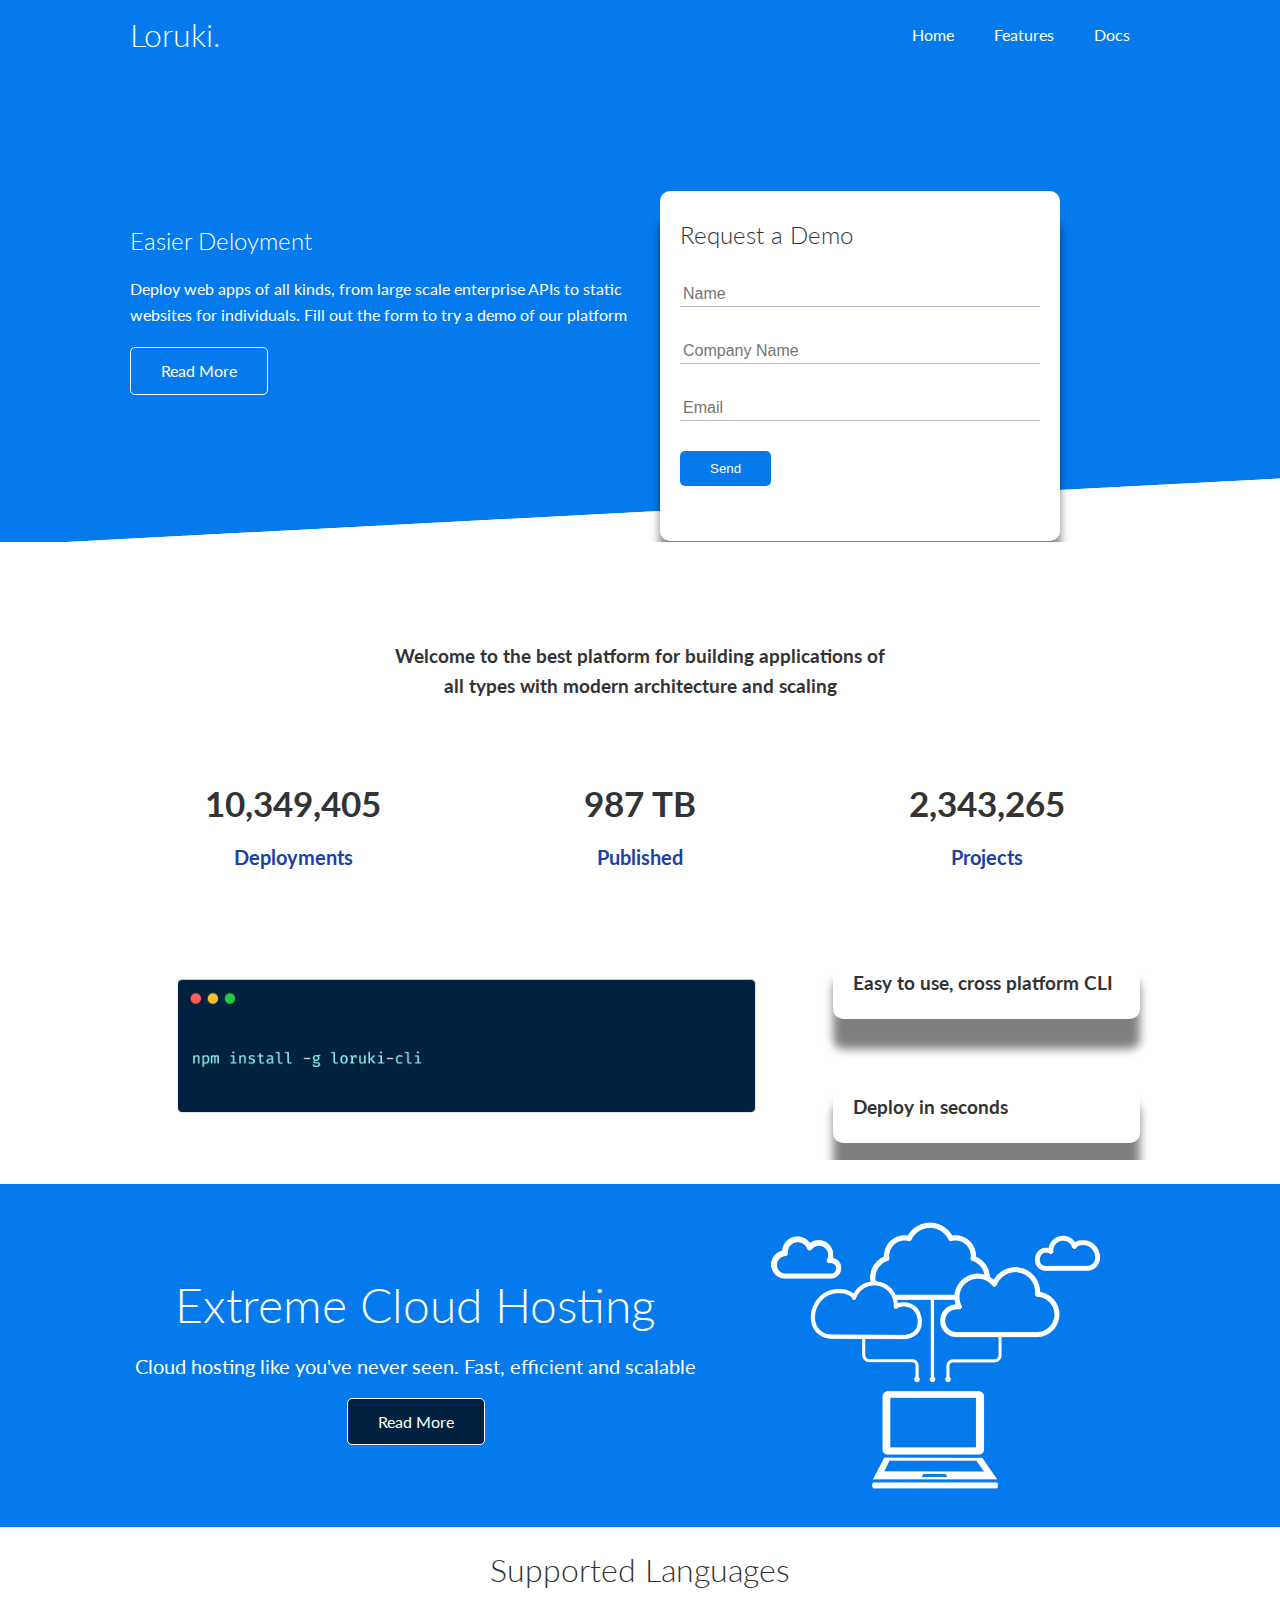
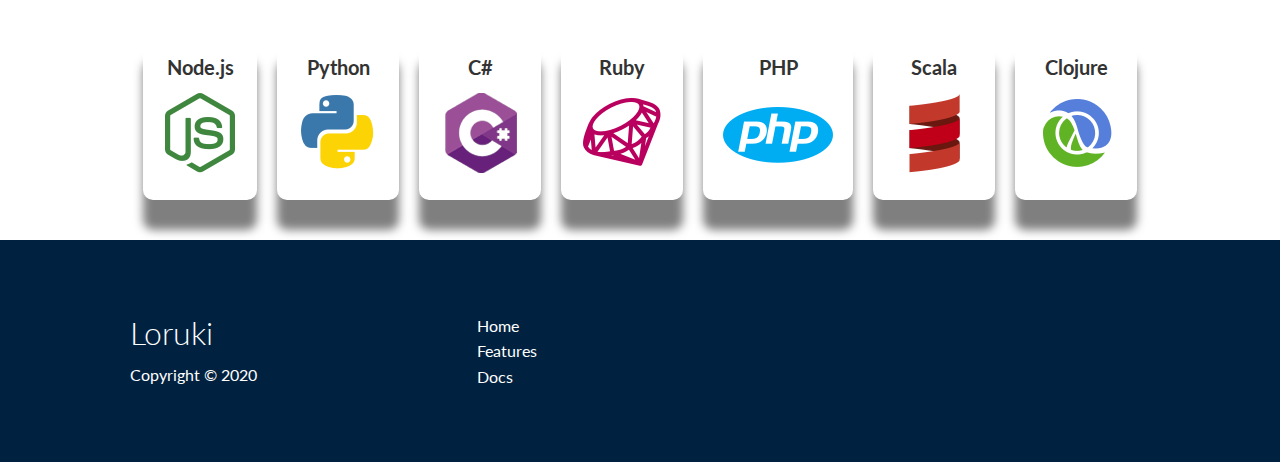
<file: index.html>
<!DOCTYPE html>
<html lang="en">
<head>
    <meta charset="UTF-8">
    <meta http-equiv="X-UA-Compatible" content="IE=edge">
    <meta name="viewport" content="width=device-width, initial-scale=1.0">
    <link rel="stylesheet" href="utilities.css">
    <link rel="stylesheet" href="style.css">
    <link rel="stylesheet" href="https://use.fontawesome.com/releases/v5.8.1/css/all.css" integrity="sha384-50oBUHEmvpQ+1lW4y57PTFmhCaXp0ML5d60M1M7uH2+nqUivzIebhndOJK28anvf" crossorigin="anonymous">
    <title>Project 3</title>
</head>
<body>
    <!-- Navbar -->
    <header>
    <div class="navbar ">
        <div class="container flex">
            <h1 class="loruki">Loruki.</h1>
            <nav>
                <ul>
                    <li>
                       <a href="index.html">Home</a>
                    </li>
                    <li>
                        <a href="features.html">Features</a>
                    </li>
                    <li>
                        <a href="docs.html">Docs</a>
                    </li>
                </ul>
            </nav>
        </div>
    </div>
    </header>
   <section class="showcase">
       <div class="container grid">
           <div class="showcase-text">
               <h2>Easier Deloyment</h2>
               <p>Deploy web apps of all kinds, from large scale enterprise APIs to static websites for individuals. Fill out the form to try a demo of our platform</p>
               <a href="features.html" class="btn btn-outline">Read More</a>
           </div>
           <div class="showcase-form card">
               <h2>Request a Demo</h2>
               <form >
<div class="form-control">
    <input type="text" class="name" placeholder="Name" required>   
    </div>
<div class="form-control">
    <input type="text" class="company" placeholder="Company Name" required>   
    </div>
<div class="form-control">
    <input type="email" class="email" placeholder="Email" required>   
    </div>
<input type="submit" value="Send" class="btn btn-primary">
               </form>
           </div>
       </div>
   </section>
<!-- Stats -->
<section class="stats">
    <div class="container">
        <h3 class="stats-heading text-center my-4">
            Welcome to the best platform for building applications of all types with modern architecture and scaling
        </h3>
        <div class="grid grid-3 text-center my-4">
            <div>
                <i class="fas fa-server fa-3x"></i>
                <h3>10,349,405</h3>
                <p class="text-secondary">Deployments</p>
                
            </div>
            <div>
                <i class="fas fa-upload fa-3x"></i>
                <h3>987 TB</h3>
                <p class="text-secondary">Published</p>
                
            </div>
            <div>
                <i class="fas fa-project-diagram fa-3x"></i>
                <h3>2,343,265</h3>
                <p class="text-secondary">Projects</p> 
            </div>

        </div>
    </div>
</section>
 <!-- Cli -->
 <section class="cli">
    <div class="container grid">
        <img src="cli.png" alt="">
        <div class="card">
            <h3>Easy to use, cross platform CLI</h3>
        </div>
        <div class="card">
            <h3>Deploy in seconds</h3>
        </div>
    </div>
</section>
 <!-- Cloud -->
 <section class="cloud bg-primary my-2 py-2">
    <div class="container grid">
        <div class="text-center">
            <h2 class="lg">Extreme Cloud Hosting</h2>
            <p class="lead my-1">Cloud hosting like you've never seen. Fast, efficient and scalable</p>
            <a href="features.html" class="btn btn-dark">Read More</a>
        </div>
        <img src="cloud.png" alt="">
    </div>
</section>
 <!-- Languages -->
 <section class="languages">
    <h2 class="md text-center my-2">
        Supported Languages
    </h2>
    <div class="container flex">
        <div class="card">
            <h4>Node.js</h4>
            <img src="node.png" alt="">
        </div>
        <div class="card">
            <h4>Python</h4>
            <img src="python.png" alt="">
          </div>
          <div class="card">
            <h4>C#</h4>
            <img src="csharp.png" alt="">
          </div>
          <div class="card">
            <h4>Ruby</h4>
            <img src="ruby.png" alt="">
          </div>
          <div class="card">
            <h4>PHP</h4>
            <img src="php.png" alt="">
          </div>
          <div class="card">
            <h4>Scala</h4>
            <img src="scala.png" alt="">
          </div>
          <div class="card">
            <h4>Clojure</h4>
            <img src="clojure.png" alt="">
          </div>
    </div>
</section>
 <!-- Footer -->
 <footer class="footer bg-dark py-5">
    <div class="container grid grid-3">
        <div>
            <h1>Loruki
            </h1>
            <p>Copyright &copy; 2020</p>
        </div>
        <nav>
            <ul>
                <li><a href="index.html">Home</a></li>
                <li><a href="features.html">Features</a></li>
                <li><a href="docs.html">Docs</a></li>
            </ul>
        </nav>
        <div class="social">
            <a href="#"><i class="fab fa-github fa-2x"></i></a>
            <a href="#"><i class="fab fa-facebook fa-2x"></i></a>
            <a href="#"><i class="fab fa-instagram fa-2x"></i></a>
            <a href="#"><i class="fab fa-twitter fa-2x"></i></a>
        </div>
    </div>
</footer>
</body> 
</html>
</file>
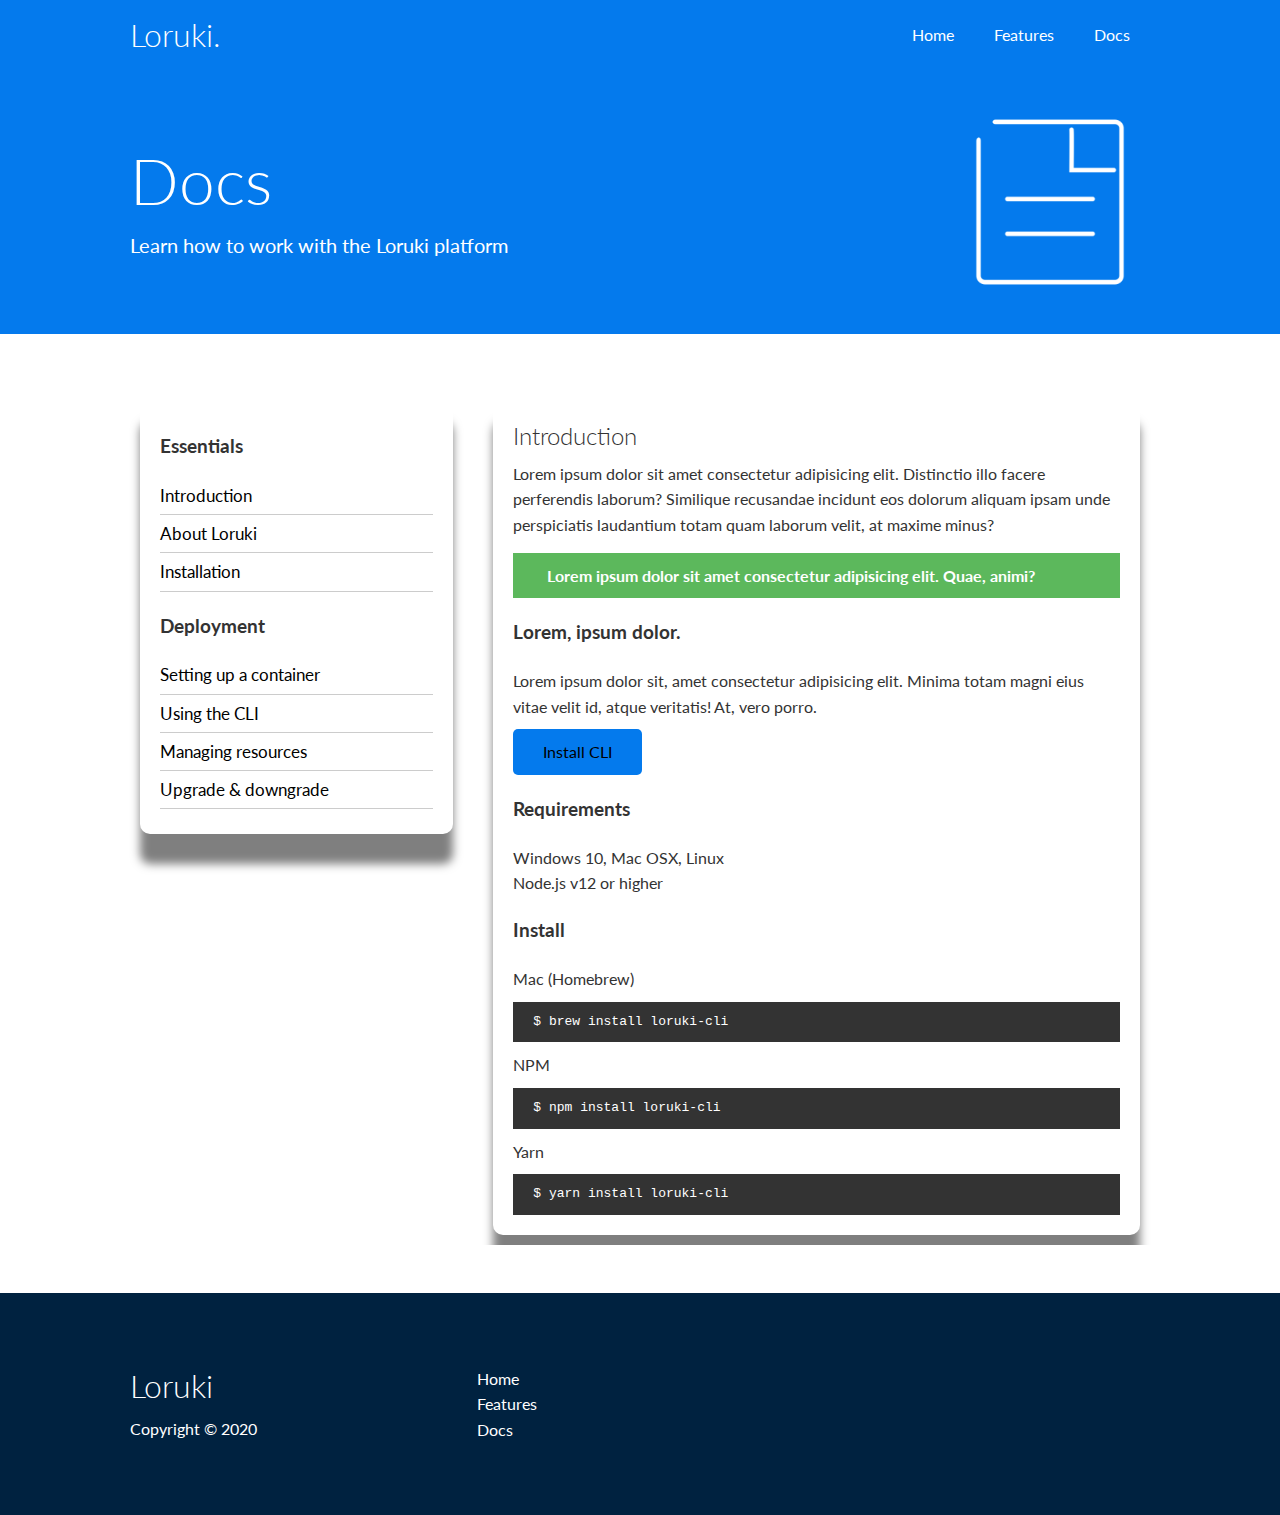
<file: docs.html>
<!DOCTYPE html>
<html lang="en">
<head>
    <meta charset="UTF-8">
    <meta name="viewport" content="width=device-width, initial-scale=1.0">
    <link rel="stylesheet" href="https://cdnjs.cloudflare.com/ajax/libs/font-awesome/5.15.1/css/all.min.css" integrity="sha512-+4zCK9k+qNFUR5X+cKL9EIR+ZOhtIloNl9GIKS57V1MyNsYpYcUrUeQc9vNfzsWfV28IaLL3i96P9sdNyeRssA==" crossorigin="anonymous" />
    <link rel="stylesheet" href="utilities.css">
    <link rel="stylesheet" href="style.css">
    <title>Loruki | Cloud Hosting For Everyone</title>
</head>
<body>
    <!-- Navbar -->
    <div class="navbar">
        <div class="container flex">
            <h1 class="logo">Loruki.</h1>
            <nav>
                <ul>
                    <li><a href="index.html">Home</a></li>
                    <li><a href="features.html">Features</a></li>
                    <li><a href="docs.html">Docs</a></li>
                </ul>
            </nav>
        </div>
    </div>

    <!-- Head -->
    <section class="docs-head bg-primary py-3">
        <div class="container grid">
            <div>
                <h1 class="xl">Docs</h1>
                <p class="lead">
                    Learn how to work with the Loruki platform
                </p>
            </div>
            <img src="docs.png" alt="">
        </div>
    </section>

    <!-- Docs main -->
    <section class="docs-main my-4">
        <div class="container grid">
            <div class="card bg-light p-3">
                <h3 class="my-2">Essentials</h3>
                <nav>
                    <ul>
                        <li><a class="text-primary" href="#">Introduction</a></li>
                        <li><a href="#">About Loruki</a></li>
                        <li><a href="#">Installation</a></li>
                    </ul>
                </nav>

                <h3 class="my-2">Deployment</h3>
                <nav>
                    <ul>
                        <li><a href="#">Setting up a container</a></li>
							<li><a href="#">Using the CLI</a></li>
							<li><a href="#">Managing resources</a></li>
							<li><a href="#">Upgrade & downgrade</a></li>
                    </ul>
                </nav>
            </div>
            <div class="card">
                <h2>Introduction</h2>
                <p>Lorem ipsum dolor sit amet consectetur adipisicing elit. Distinctio illo facere perferendis laborum? Similique recusandae incidunt eos dolorum aliquam ipsam unde perspiciatis laudantium totam quam laborum velit, at maxime minus?</p>

                <div class="alert alert-success">
                    <i class="fas fa-info"></i> Lorem ipsum dolor sit amet consectetur adipisicing elit. Quae, animi?
                </div>

                <h3>Lorem, ipsum dolor.</h3>
                <p>Lorem ipsum dolor sit, amet consectetur adipisicing elit. Minima totam magni eius vitae velit id, atque veritatis! At, vero porro.</p>
                <a href="#" class="btn btn-primary">Install CLI</a>

                <h3>Requirements</h3>
                <ul>
                    <li>Windows 10, Mac OSX, Linux</li>
                    <li>Node.js v12 or higher</li>
                </ul>

                <h3>Install</h3>
                <p>Mac (Homebrew)</p>
                <pre><code>$ brew install loruki-cli</code></pre>
                <p>NPM</p>
                <pre><code>$ npm install loruki-cli</code></pre>
                <p>Yarn</p>
                <pre><code>$ yarn install loruki-cli</code></pre>

            </div>
        </div>
    </section>
    
    <!-- Footer -->
    <footer class="footer bg-dark py-5">
        <div class="container grid grid-3">
            <div>
                <h1>Loruki
                </h1>
                <p>Copyright &copy; 2020</p>
            </div>
            <nav>
                <ul>
                    <li><a href="index.html">Home</a></li>
                    <li><a href="features.html">Features</a></li>
                    <li><a href="docs.html">Docs</a></li>
                </ul>
            </nav>
            <div class="social">
                <a href="#"><i class="fab fa-github fa-2x"></i></a>
                <a href="#"><i class="fab fa-facebook fa-2x"></i></a>
                <a href="#"><i class="fab fa-instagram fa-2x"></i></a>
                <a href="#"><i class="fab fa-twitter fa-2x"></i></a>
            </div>
        </div>
    </footer>
</body>
</html>
</file>
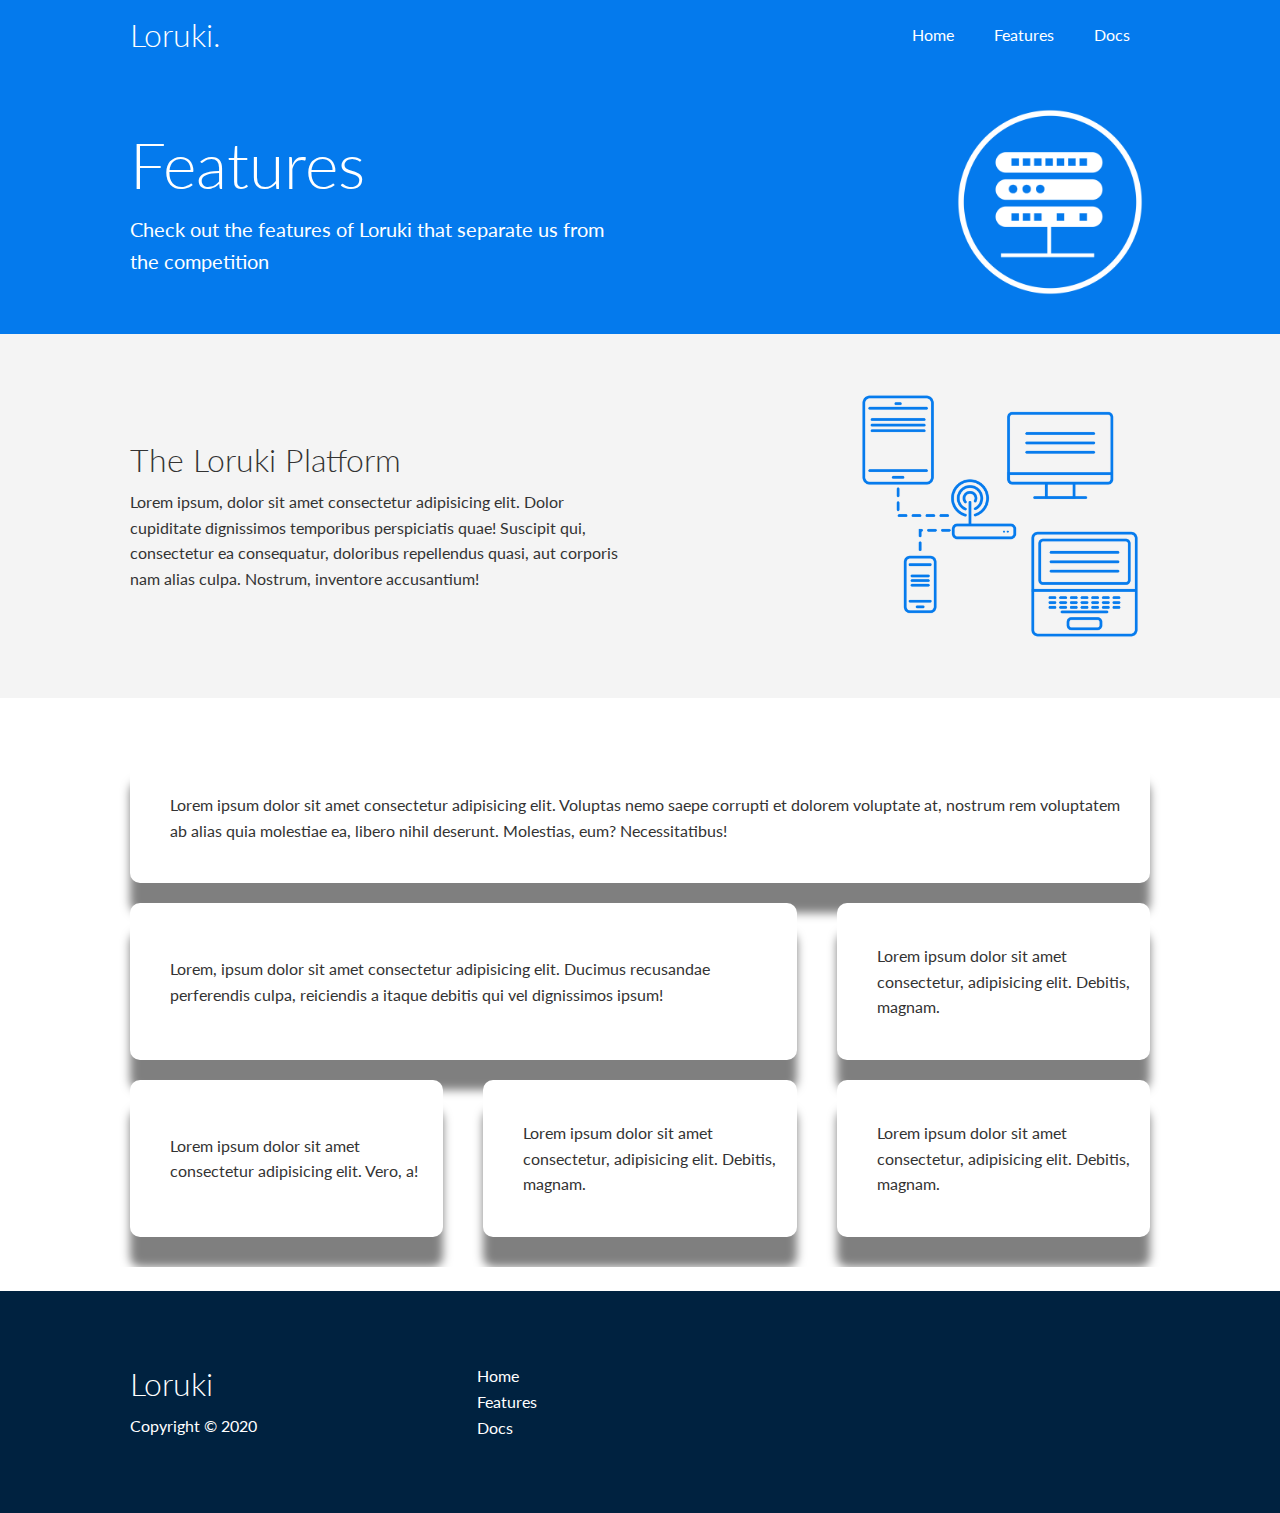
<file: features.html>
<!DOCTYPE html>
<html lang="en">
<head>
    <meta charset="UTF-8">
    <meta http-equiv="X-UA-Compatible" content="IE=edge">
    <meta name="viewport" content="width=device-width, initial-scale=1.0">
    <link rel="stylesheet" href="utilities.css">
    <link rel="stylesheet" href="style.css">
    <link rel="stylesheet" href="https://use.fontawesome.com/releases/v5.8.1/css/all.css" integrity="sha384-50oBUHEmvpQ+1lW4y57PTFmhCaXp0ML5d60M1M7uH2+nqUivzIebhndOJK28anvf" crossorigin="anonymous">
    <title>Project 3</title>
</head>
<body>
    <!-- Navbar -->
    <header>
    <div class="navbar ">
        <div class="container flex">
            <h1 class="loruki">Loruki.</h1>
            <nav>
                <ul>
                    <li>
                       <a href="index.html">Home</a>
                    </li>
                    <li>
                        <a href="features.html">Features</a>
                    </li>
                    <li>
                        <a href="docs.html">Docs</a>
                    </li>
                </ul>
            </nav>
        </div>
    </div>
    
    <!-- Head -->
    <section class="features-head bg-primary py-3">
        <div class="container grid">
            <div>
                <h1 class="xl">Features</h1>
                <p class="lead">
                    Check out the features of Loruki that separate us from the
						competition
                </p>
            </div>
            <img src="server.png" alt="">
        </div>
    </section>

    <!-- Sub head -->
    <section class="features-sub-head bg-light py-3">
        <div class="container grid">
            <div>
                <h1 class="md">The Loruki Platform</h1>
                <p>
                    Lorem ipsum, dolor sit amet consectetur adipisicing elit. Dolor cupiditate dignissimos temporibus perspiciatis quae! Suscipit qui, consectetur ea consequatur, doloribus repellendus quasi, aut corporis nam alias culpa. Nostrum, inventore accusantium!
                </p>
            </div>
            <img src="server2.png" alt="">
        </div>
    </section>

    <section class="features-main my-2">
        <div class="container grid grid-3">
            <div class="card flex">
                <i class="fas fa-server fa-3x"></i>
                <p>Lorem ipsum dolor sit amet consectetur adipisicing elit. Voluptas nemo saepe corrupti et dolorem voluptate at, nostrum rem voluptatem ab alias quia molestiae ea, libero nihil deserunt. Molestias, eum? Necessitatibus!</p>
            </div>
            <div class="card flex">
                <i class="fas fa-network-wired fa-3x"></i>
                <p>
                    Lorem, ipsum dolor sit amet consectetur adipisicing elit. Ducimus
                    recusandae perferendis culpa, reiciendis a itaque debitis qui vel
                    dignissimos ipsum!
                </p>
            </div>
            <div class="card flex">
                <i class="fas fa-laptop-code fa-3x"></i>
                <p>
                    Lorem ipsum dolor sit amet consectetur, adipisicing elit. Debitis,
                    magnam.
                </p>
            </div>
            <div class="card flex">
                <i class="fas fa-database fa-3x"></i>
                <p>
                    Lorem ipsum dolor sit amet consectetur adipisicing elit. Vero, a!
                </p>
            </div>
            <div class="card flex">
                <i class="fas fa-power-off fa-3x"></i>
                <p>
                    Lorem ipsum dolor sit amet consectetur, adipisicing elit. Debitis,
                    magnam.
                </p>
            </div>
            <div class="card flex">
                <i class="fas fa-upload fa-3x"></i>
                <p>
                    Lorem ipsum dolor sit amet consectetur, adipisicing elit. Debitis,
                    magnam.
                </p>
            </div>
        </div>
    </section>

    <!-- Footer -->
 <footer class="footer bg-dark py-5">
    <div class="container grid grid-3">
        <div>
            <h1>Loruki
            </h1>
            <p>Copyright &copy; 2020</p>
        </div>
        <nav>
            <ul>
                <li><a href="index.html">Home</a></li>
                <li><a href="features.html">Features</a></li>
                <li><a href="docs.html">Docs</a></li>
            </ul>
        </nav>
        <div class="social">
            <a href="#"><i class="fab fa-github fa-2x"></i></a>
            <a href="#"><i class="fab fa-facebook fa-2x"></i></a>
            <a href="#"><i class="fab fa-instagram fa-2x"></i></a>
            <a href="#"><i class="fab fa-twitter fa-2x"></i></a>
        </div>
    </div>
</footer>
</body> 
</html>
</file>
<file: utilities.css>
/* Utilities */
.container{
    max-width: 1100px;
    margin: 0 auto;
 
    height: 100%;
    padding: 0 40px;
    overflow: hidden;
}
/* Alert */
.alert {
  background-color: var(--light-color);
  padding: 10px 20px;
  font-weight: bold;
  margin: 15px 0;
  color: #000;
}

.alert i {
  margin-right: 10px;
}

.alert-success {
  background-color: var(--success-color);
  color: #fff;
}

.alert-error {
  background-color: var(--error-color);
  color: #fff;
}

/* Backgrounds & colored buttons */
.bg-primary,
.btn-primary{
    background-color: var(--primary-color);
    color: white;
}
.bg-secondary,
.btn-secondary{
    background-color: var(--secondary-color);
    color: white;
}
.bg-dark,
.btn-dark{
    background-color: var(--dark-color);
    color: white;
}
.bg-primary a,
.btn-primary a,
.bg-secondary a,
.btn-secondary a,
.bg-dark a,
.btn-dark a{
  color: white;
}

.bg-light,
.btn-light{
    background-color: var(--light-color);
    color: #333;
}
/* Text colors */
.text-primary {
  color: var(--primary-color);
}

.text-secondary {
  color: var(--secondary-color);
}

.text-dark {
  color: var(--dark-color);
}

.text-light {
  color: var(--light-color);
}
/* Text Sizes */
.lead{
    font-size: 20px;
}
.sm{
    font-size: 1rem;
}
.md{
    font-size: 2rem;
}
.lg{
    font-size: 3rem;
}
.xl{
    font-size: 4rem;
}
.flex{
    display: flex;
    justify-content:center;
    align-items: center;
   height: 100%;
   
}
h1,h2 {
    font-weight: 300;
    line-height: 1.2;
    margin: 10px 0px;
}
p{
    margin: 10px 0;
}
img{
    width: 100%;
}
.grid{
    display: grid;
    grid-template-columns: repeat(2,1fr);
    gap: 20px;
    justify-content: center;
    align-items: center;
    height: 100%;
}
.grid-3 {
    grid-template-columns: repeat(3, 1fr);
  }
  /* Margin */
  .my-1 {
    margin: 1rem 0;
  }
  
  .my-2 {
    margin: 1.5rem 0;
  }
  
  .my-3 {
    margin: 2rem 0;
  }
  
  .my-4 {
    margin: 3rem 0;
  }
  
  .my-5 {
    margin: 4rem 0;
  }
  
  .m-1 {
    margin: 1rem;
  }
  
  .m-2 {
    margin: 1.5rem;
  }
  
  .m-3 {
    margin: 2rem;
  }
  
  .m-4 {
    margin: 3rem;
  }
  
  .m-5 {
    margin: 4rem;
  }
  
  /* Padding */
  .py-1 {
    padding: 1rem 0;
  }
  
  .py-2 {
    padding: 1.5rem 0;
  }
  
  .py-3 {
    padding: 2rem 0;
  }
  
  .py-4 {
    padding: 3rem 0;
  }
  
  .py-5 {
    padding: 4rem 0;
  }
  
  .p-1 {
    padding: 1rem;
  }
  
  .p-2 {
    padding: 1.5rem;
  }
  
  .p-3 {
    padding: 2rem;
  }
  
  .p-4 {
    padding: 3rem;
  }
  
  .p-5 {
    padding: 4rem;
  }
</file>
<file: style.css>
@import url('https://fonts.googleapis.com/css2?family=Lato:wght@300&display=swap');

:root{
    --primary-color:#047aed;    
    --secondary-color:#1c3fa8;    
    --dark-color:#002240;    
    --light-color:#f4f4f4;    
    --success-color:#5cb85c;    
    --error-color:#d9534f;  
      

}
 *{
margin: 0;
padding: 0;
box-sizing: border-box;
 }
 body{
     font-family: 'Lato' , sans-serif;
     color: #333;
     line-height: 1.6;
 }

 ul{
    list-style-type: none;
 }

 a{
     text-decoration: none;
     color: white;
 }
 .navbar{
     height:70px;
     background: var(--primary-color);
     color: white;
     overflow: hidden;
 }
 .navbar .flex{
     justify-content: space-between;
 }
 .showcase{
     background: var(--primary-color);
     color: white;
     height: 472px;
     position: relative;
 }
 .showcase h1{
     font-size: 40px;
 }
 .showcase p{
     margin: 20px 0;
 }
 .showcase-text {
  animation: slideInFromLeft 1s ease-in;
}
 .showcase.grid{
     grid-template-columns: 55% 45%;
     gap: 30px;
     overflow: visible;
 }
 .showcase-form{
     position: relative;
     top: 60px;
     height: 350px;
width: 400px;
padding: 40px;
z-index: 100;
animation: slideInFromRight 1s ease-in;
 }
 .showcase-form .form-control{
     margin: 30px 0;
 }

 .showcase-form input[type='text'],
.showcase-form input[type='email']{
border: 0;
border-bottom: 1px solid #b4becb;
width: 100%;
padding: 3px;
font-size: 16px;
}
.showcase-form input:focus{
    outline: none;
}
.showcase::before,
.showcase::after{
    content: '';
    position: absolute;
    height: 100px;
    bottom: -70px;
    right: 0;
    left: 0;
    background: white;
    transform: skewY(-3deg);
}

 .card{
     background: rgb(255, 255, 255);
     border-radius: 10px;
     margin: 10px;
     padding: 20px;
     box-shadow: 0 30px 10px rgba(0,0,0,0.5);
     color: #333;
 }
 .btn{
     display: inline-block;
     padding: 10px 30px;
     cursor: pointer;
     background: var(--primary-color);
     color: white;
     border: none;
     border-radius: 5px;
 }
 .btn:hover{
     transform: scale(0.98);
 }
 .text-center{
     text-align: center;
 }
 .btn-outline,
 .btn-dark{
     background: transparent;
     border:1px solid white;
 }
 .btn-dark{
     background-color: var(--dark-color);
 }



 .navbar ul{
     display: flex;
     justify-content: space-between;
 }
 .navbar a{
     display: flex;
     padding: 10px;
     margin: 0 10px;
 }
 .navbar a:hover{
     border-bottom: 2px solid white;
 }
 /* Stats */
.stats{
    padding-top: 100px;
    animation: slideInFromBottom 1s ease-in;
}
.stats-heading {
    max-width: 500px;
    margin: auto;
  }
  .stats .grid h3 {
    font-size: 35px;
  }
  .stats .grid p {
    font-size: 20px;
    font-weight: bold;
  }
  
/* Cli */
.cli .grid {
    grid-template-columns: repeat(3, 1fr);
    grid-template-rows: repeat(2, 1fr);
  }
  .cli .grid > *:first-child {
    grid-column: 1 / span 2;
    grid-row: 1 / span 2;
  }
  /* Cloud */
  .cloud .grid {
    grid-template-columns: 4fr 3fr;
  }
  /* Languages */
  .languages .flex {
    flex-wrap: wrap;
  }
  .languages .card {
    text-align: center;
    margin: 18px 10px 40px;
    transition: transform 0.2s ease-in;
  }
  .languages .card h4 {
    font-size: 20px;
    margin-bottom: 10px;
  }
  .languages .card:hover {
    transform: translateY(-15px);
  }
  /* Footer */
  .footer .social a{
    margin: 0 10px;
  }
  /* Features */
  .features-head img,
  .docs-head img {
    width: 200px;
    justify-self: flex-end;
  }
  .features-sub-head img {
    width: 300px;
    justify-self: flex-end;
  }
  .features-main .card > i {
    margin-right: 20px;
  }
  .features-main .grid {
    padding: 30px;
  }
  .features-main .grid > *:first-child {
    grid-column: 1 / span 3;
  }
  .features-main .grid > *:nth-child(2) {
    grid-column: 1 / span 2;
  }
  /* Docs */
  .docs-main h3 {
    margin: 20px 0;
  }
  .docs-main .grid {
    grid-template-columns: 1fr 2fr;
    align-items: flex-start;
  }
  .docs-main nav li {
    font-size: 17px;
    padding-bottom: 5px;
    margin-bottom: 5px;
    border-bottom: 1px #ccc solid;
    color: black;
  }
  .docs-main a {
    color: black;
  }
  .docs-main a:hover {
    font-weight: bold;
  }
  code,pre{
    background: #333;
    color: #fff;
    padding: 10px;

  }
  
.fa, .fas {
    font-weight: 900;
}
.fa, .far, .fas {
    font-family: "Font Awesome 5 Free";
}
.fa-3x {
    font-size: 3em;
}
.fa, .fab, .fad, .fal, .far, .fas {
    -moz-osx-font-smoothing: grayscale;
    -webkit-font-smoothing: antialiased;
    display: inline-block;
    font-style: normal;
    font-variant: normal;
    text-rendering: auto;
    line-height: 1;
}
/* Animations */

@keyframes slideInFromLeft {
  0% {
    transform: translateX(-100%);
  }

  100% {
    transform: translateX(0);
  }
}

@keyframes slideInFromRight {
  0% {
    transform: translateX(100%);
  }

  100% {
    transform: translateX(0);
  }
}

@keyframes slideInFromTop {
  0% {
    transform: translateY(-100%);
  }

  100% {
    transform: translateX(0);
  }
}

@keyframes slideInFromBottom {
  0% {
    transform: translateY(100%);
  }

  100% {
    transform: translateX(0);
  }
}


/* Tablets and under */
@media (max-width: 768px) {
  .grid,
  .showcase .grid,
  .stats .grid,
  .cli .grid,
  .cloud .grid,
  .features-main .grid,
  .docs-main .grid {
    grid-template-columns: 1fr;
    grid-template-rows: 1fr;
  }

  .showcase {
    height: auto;
  }

  .showcase-text {
    text-align: center;
    margin-top: 40px;
    animation: slideInFromTop 1s ease-in;
  }

  .showcase-form {
    justify-self: center;
    margin: auto;
    animation: slideInFromBottom 1s ease-in;
  }

  .cli .grid > *:first-child {
    grid-column: 1;
    grid-row: 1;
  }

  .features-head,
  .features-sub-head,
  .docs-head {
    text-align: center;
  }

  .features-head img,
  .features-sub-head img,
  .docs-head img {
    justify-self: center;
  }

  .features-main .grid > *:first-child,
  .features-main .grid > *:nth-child(2) {
    grid-column: 1;
  }
}

/* Mobile */
@media (max-width: 500px) {
  .navbar {
    height: 110px;
  }

  .navbar .flex {
    flex-direction: column;
  }

  .navbar ul {
    padding: 10px;
    background-color: rgba(0, 0, 0, 0.1);
  }
  
  .showcase-form {
    width: 300px;
  }
}
</file>
